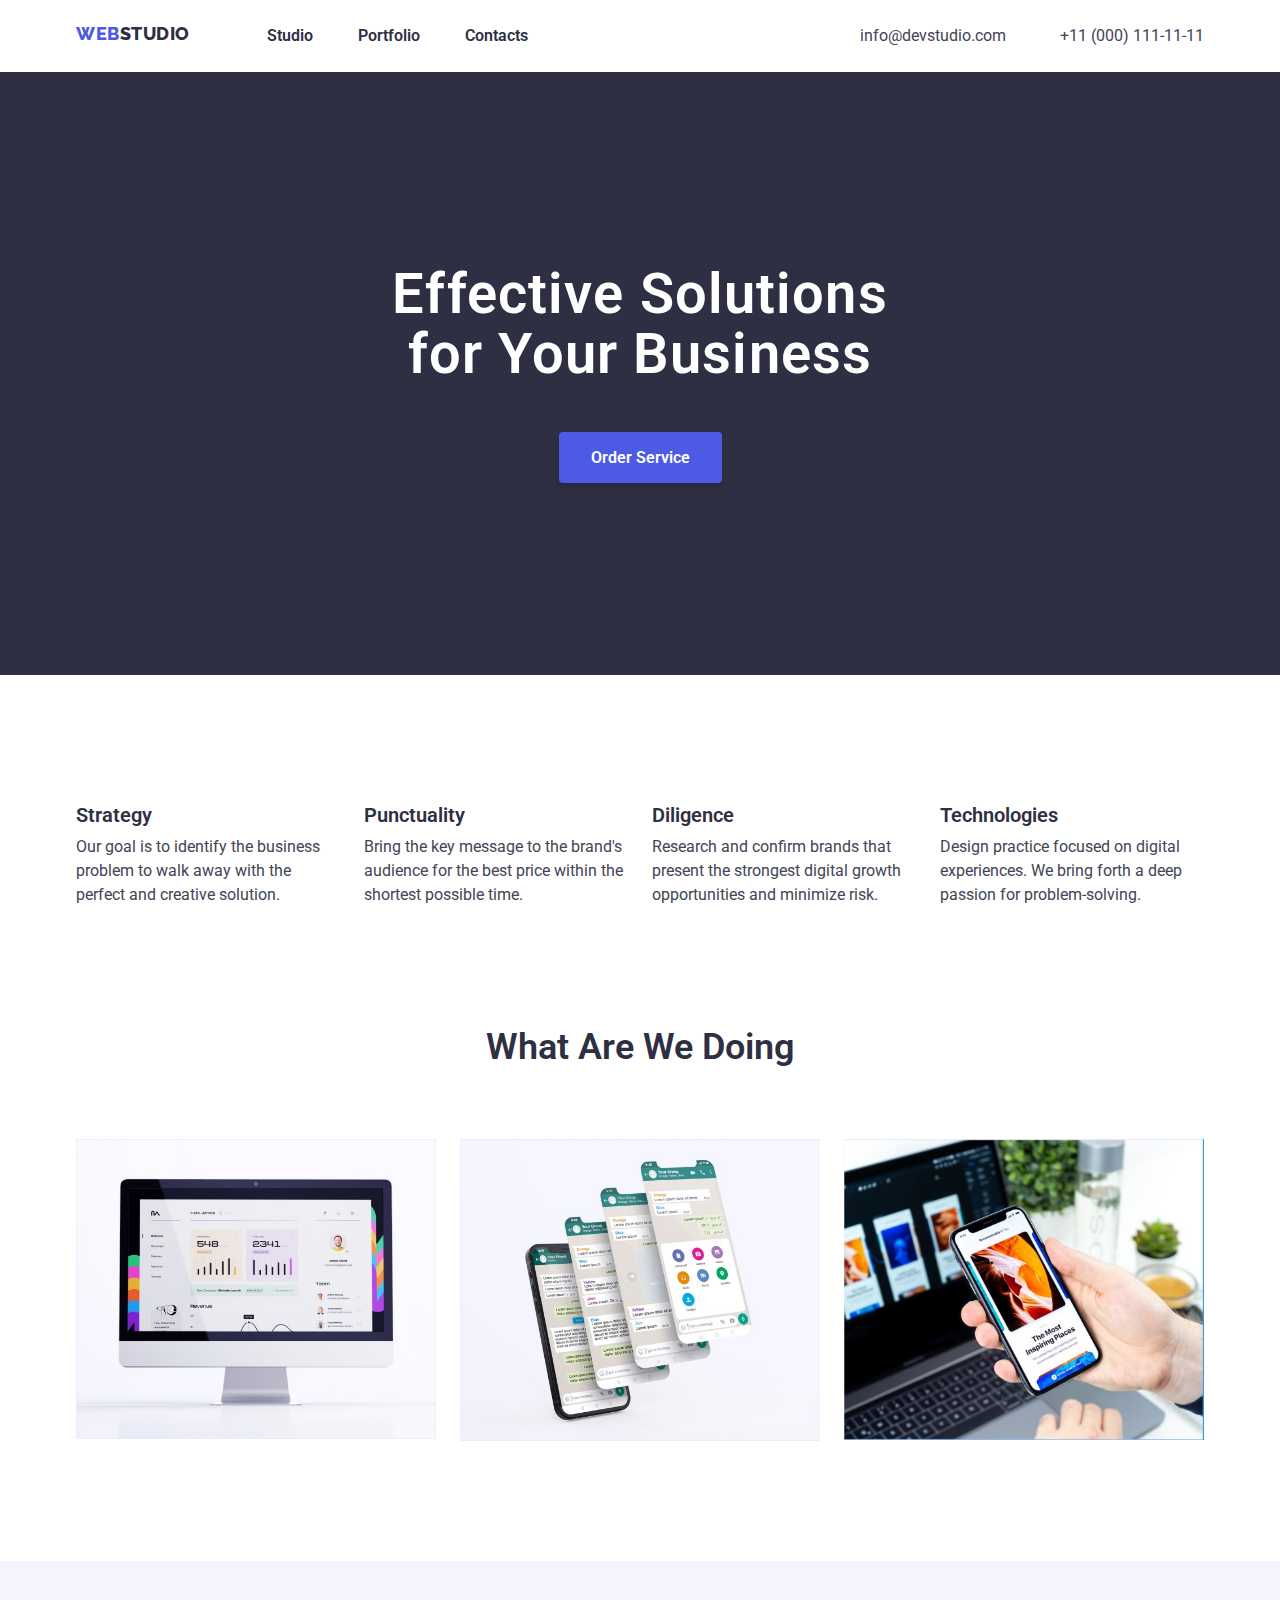
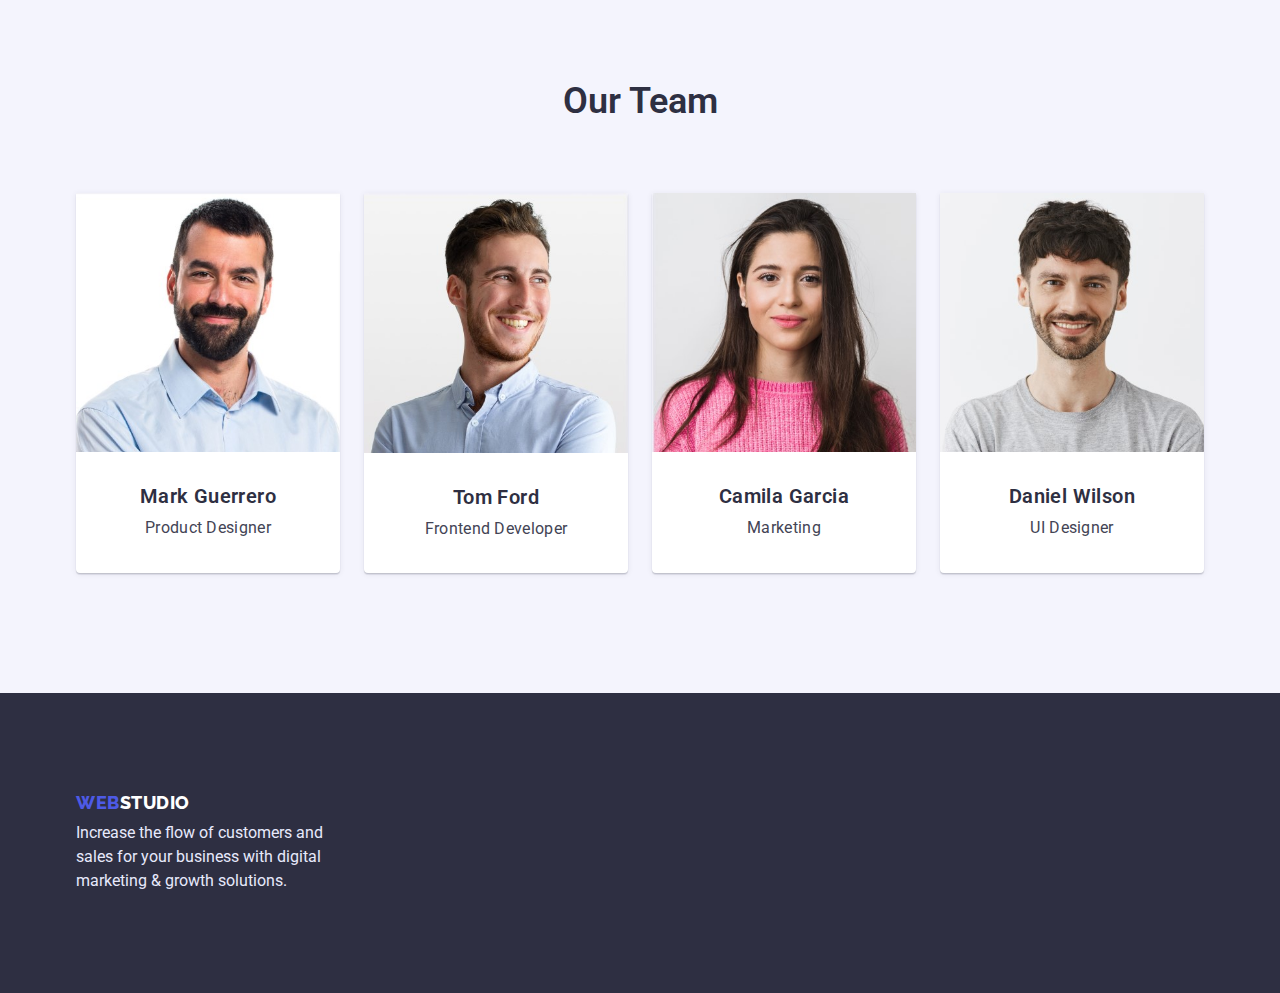
<file: index.html>
<!DOCTYPE html>
<html lang="en">
  <head>
    <meta charset="UTF-8" />
    <meta http-equiv="X-UA-Compatible" content="IE=edge" />
    <meta name="viewport" content="width=device-width, initial-scale=1.0" />
    <link rel="preconnect" href="https://fonts.googleapis.com" />
    <link rel="preconnect" href="https://fonts.gstatic.com" crossorigin />
    <link
      href="https://fonts.googleapis.com/css2?family=Raleway:wght@700&family=Roboto:wght@400;500;700;900&display=swap"
      rel="stylesheet"
    />
    <style>
      @import url("https://fonts.googleapis.com/css2?family=Raleway:wght@700&family=Roboto:wght@400;500;700;900&display=swap");
    </style>
    <link rel="stylesheet" href="modern-normalize.css" />
    <link rel="stylesheet" href="styles.css" />
    <title>Document</title>
  </head>
  <body>
    <header class="header1">
      <section>
        <div class="conteiner aling_itms">
          <nav class="aling_itms">
            <a class="logo link" href="index.html"
              >web<span class="logo2">studio</span>
            </a>
            <ul class="list link_list">
              <li><a class="pages link page1" href="">Studio</a></li>
              <li>
                <a class="pages link page2" href="portfolio.html">Portfolio</a>
              </li>
              <li><a class="pages link page3" href="">Contacts</a></li>
            </ul>
          </nav>
          <ul class="list textto_list">
            <li>
              <a class="main_info link email" href="mailto:info@devstudio.com"
                >info@devstudio.com</a
              >
            </li>
            <li>
              <a class="main_info link tel" href="tel:110001111111"
                >+11 (000) 111-11-11</a
              >
            </li>
          </ul>
        </div>
      </section>
    </header>

    <main>
      <section class="title1">
        <div class="conteiner">
          <h1 class="title">Effective Solutions for Your Business</h1>
          <button class="button_os" type="button">Order Service</button>
        </div>
      </section>

      <section class="section1">
        <div class="conteiner">
          <ul class="list list1">
            <li class="strat boxing_list1">
              <h3 class="titles_p">Strategy</h3>
              <p class="parag">
                Our goal is to identify the business problem to walk away with
                the perfect and creative solution.
              </p>
            </li>
            <li class="punct boxing_list1">
              <h3 class="titles_p">Punctuality</h3>
              <p class="parag">
                Bring the key message to the brand's audience for the best price
                within the shortest possible time.
              </p>
            </li>
            <li class="dilig boxing_list1">
              <h3 class="titles_p">Diligence</h3>
              <p class="parag">
                Research and confirm brands that present the strongest digital
                growth opportunities and minimize risk.
              </p>
            </li>
            <li class="tech boxing_list1">
              <h3 class="titles_p">Technologies</h3>
              <p class="parag">
                Design practice focused on digital experiences. We bring forth a
                deep passion for problem-solving.
              </p>
            </li>
          </ul>
        </div>
      </section>

      <section class="sec2">
        <div class="conteiner">
          <h2 class="title2 tit_sec2">What Are We Doing</h2>
          <ul class="list img_list">
            <li class="img1">
              <img
                width="360"
                src="img/computer.jpg"
                alt="computer_with_site"
              />
            </li>
            <li class="img2">
              <img
                width="360"
                src="img/phone_app.jpg"
                alt="mobile_phone_with_app"
              />
            </li>
            <li class="img3">
              <img width="360" src="img/mobile_app.jpg" alt="mobile_app" />
            </li>
          </ul>
        </div>
      </section>

      <section class="team_section">
        <div class="conteiner">
          <h2 class="title2 tit_sec3">Our Team</h2>
          <ul class="list team_list">
            <li class="mark team_box">
              <img width="264" src="img/mark.jpg" alt="mark" />
              <div class="pic_box">
                <h3 class="team_memb text_in_box">Mark Guerrero</h3>
                <p class="memb_work text_in_box">Product Designer</p>
              </div>
            </li>
            <li class="tom team_box">
              <img width="264" src="img/tom.jpg" alt="tom" />
              <div class="pic_box">
                <h3 class="team_memb text_in_box">Tom Ford</h3>
                <p class="memb_work text_in_box">Frontend Developer</p>
              </div>
            </li>
            <li class="camila team_box">
              <img width="264" src="img/camila.jpg" alt="camila" />
              <div class="pic_box">
                <h3 class="team_memb text_in_box">Camila Garcia</h3>
                <p class="memb_work text_in_box">Marketing</p>
              </div>
            </li>
            <li class="daniel team_box">
              <img width="264" src="img/daniel.jpg" alt="daniel" />
              <div class="pic_box">
                <h3 class="team_memb text_in_box">Daniel Wilson</h3>
                <p class="memb_work text_in_box">UI Designer</p>
              </div>
            </li>
          </ul>
        </div>
      </section>
    </main>

    <footer class="footer">
      <section>
        <div class="conteiner">
          <a class="footer_logo link" href="index.html"
            >web<span style="color: #ffffff">studio</span>
          </a>
          <p class="footer_par link">
            Increase the flow of customers and sales for your business with
            digital marketing & growth solutions.
          </p>
        </div>
      </section>
    </footer>
  </body>
</html>
</file>
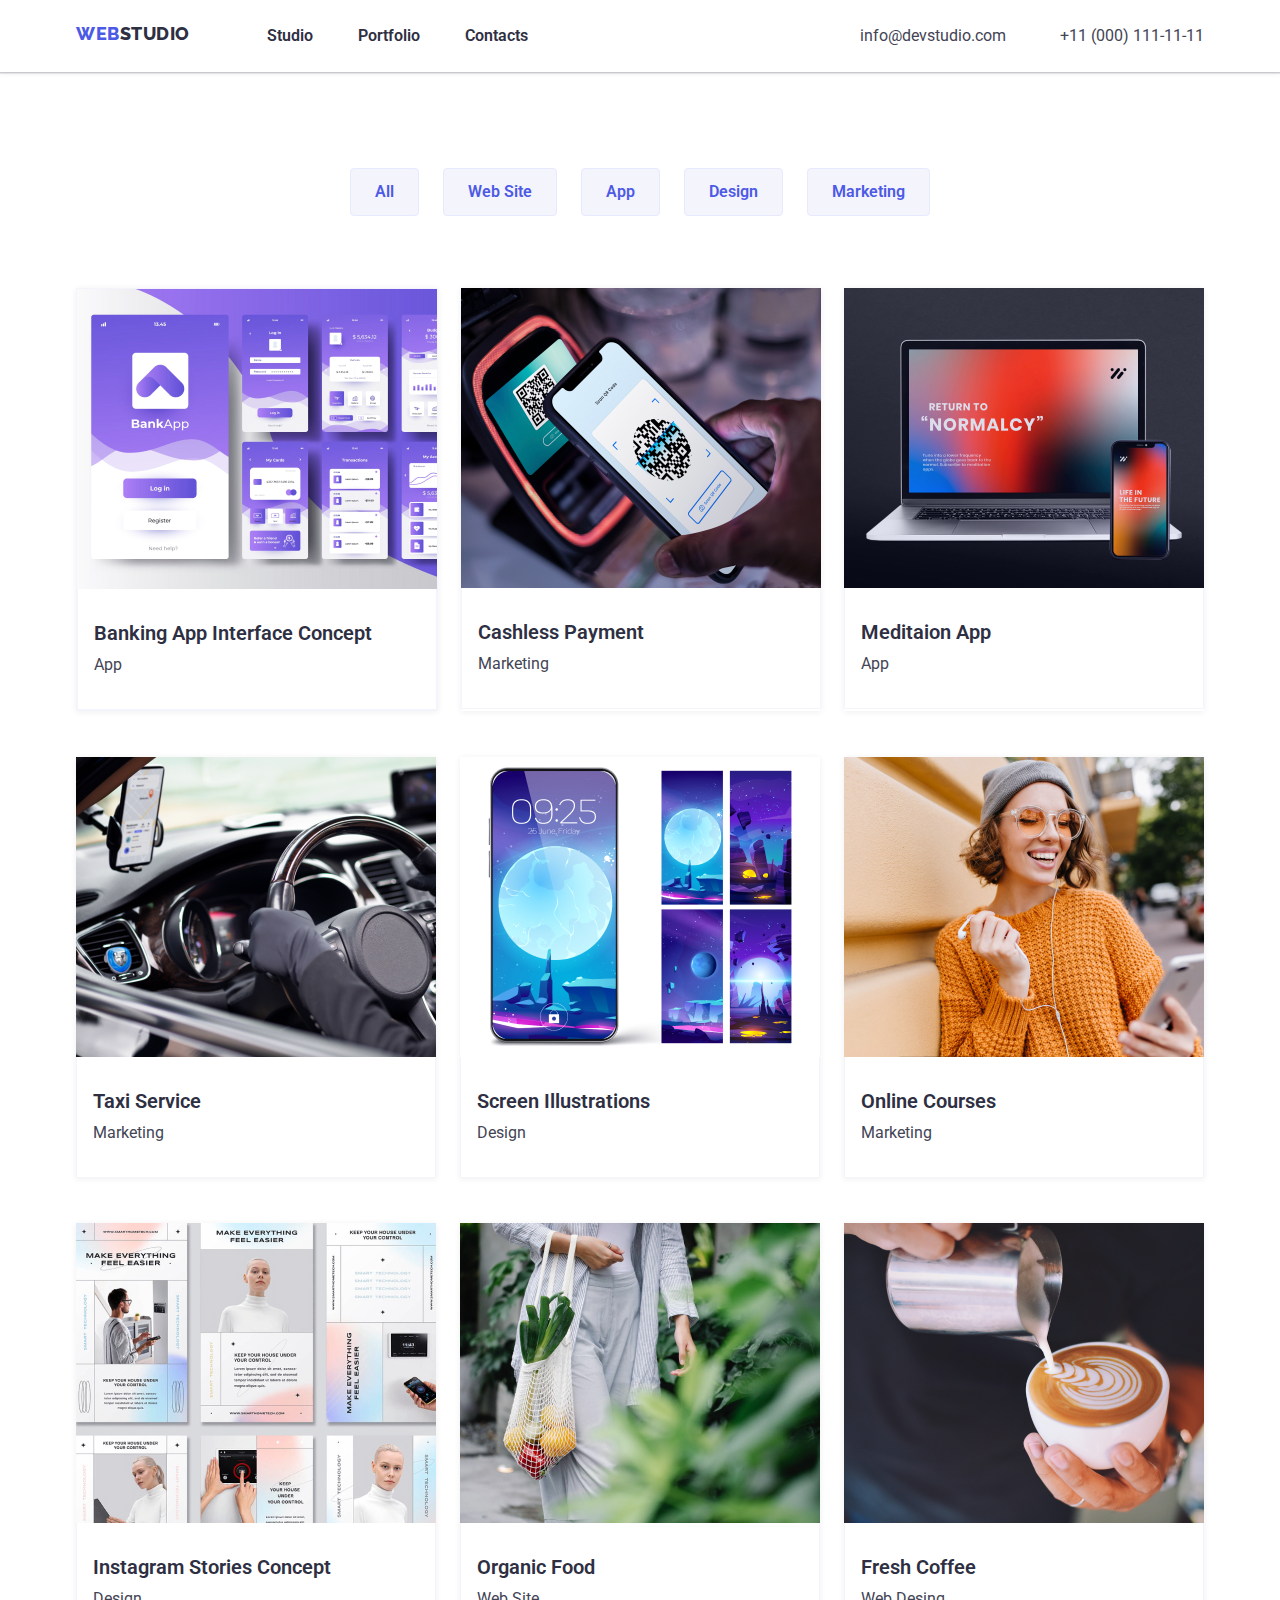
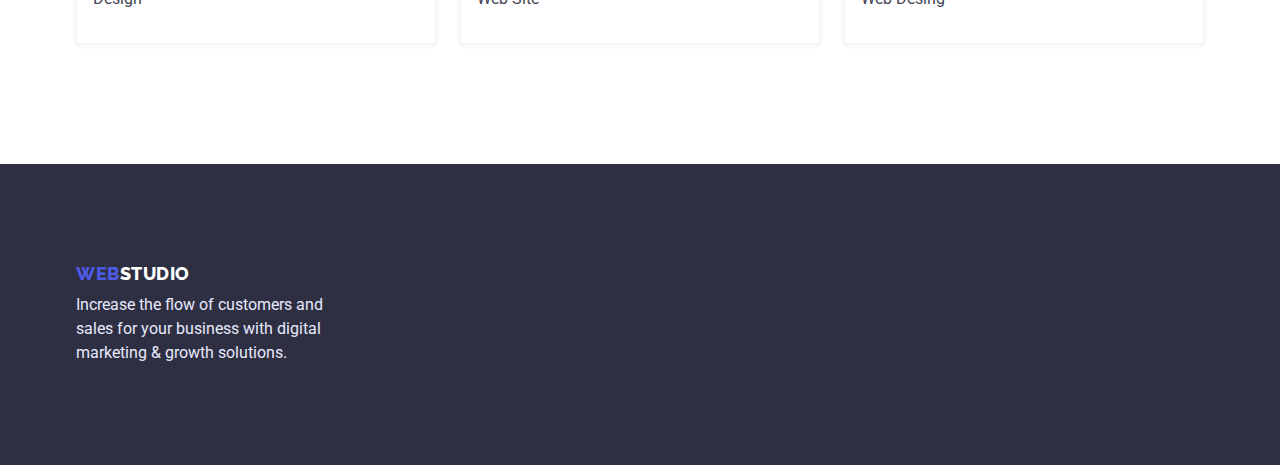
<file: portfolio.html>
<!DOCTYPE html>
<html lang="en">
  <head>
    <meta charset="UTF-8" />
    <meta http-equiv="X-UA-Compatible" content="IE=edge" />
    <meta name="viewport" content="width=device-width, initial-scale=1.0" />
    <link rel="preconnect" href="https://fonts.googleapis.com" />
    <link rel="preconnect" href="https://fonts.gstatic.com" crossorigin />
    <link
      href="https://fonts.googleapis.com/css2?family=Raleway:wght@700&family=Roboto:wght@400;500;700;900&display=swap"
      rel="stylesheet"
    />
    <style>
      @import url("https://fonts.googleapis.com/css2?family=Raleway:wght@700&family=Roboto:wght@400;500;700;900&display=swap");
    </style>
    <link rel="stylesheet" href="modern-normalize.css" />
    <link rel="stylesheet" href="styles.css" />
    <title>Document</title>
  </head>
  <body>
    <header class="header1 ">
      <section>
        <div class="conteiner aling_itms">
          <nav class="aling_itms">
            <a class="logo link" href="index.html"
              >web<span class="logo2">studio</span>
            </a>
            <ul class="list link_list">
              <li><a class="pages link page1" href="">Studio</a></li>
              <li>
                <a class="pages link page2" href="portfolio.html">Portfolio</a>
              </li>
              <li><a class="pages link page3" href="">Contacts</a></li>
            </ul>
          </nav>
          <ul class="list textto_list">
            <li>
              <a class="main_info link email" href="mailto:info@devstudio.com"
                >info@devstudio.com</a
              >
            </li>
            <li>
              <a class="main_info link tel" href="tel:110001111111"
                >+11 (000) 111-11-11</a
              >
            </li>
          </ul>
        </div>
      </section>
    </header>

    <main>
      <section class="port_sec1">
        <div class="conteiner">
          <ul class="list but_list">
            <li class="but">
              <button class="port_button" type="button">All</button>
            </li>
            <li class="but">
              <button class="port_button" type="button">Web Site</button>
            </li>
            <li class="but">
              <button class="port_button" type="button">App</button>
            </li>
            <li class="but">
              <button class="port_button" type="button">Design</button>
            </li>
            <li>
              <button class="port_button" type="button">Marketing</button>
            </li>
          </ul>
          <ul class="list port_list">
            <li class="box1 box-shad box_sizing">
              <img width="360" height="300" src="img/imgbaic.jpg" alt="baic" />
              <div class="box_shad_pad">
                <h3 class="text-tit-box">Banking App Interface Concept</h3>
                <p class="text-lower-box">App</p>
              </div>
            </li>

            <li class="box2 box-shad box_sizing">
              <img width="360" height="300" src="img/imgcp.jpg" alt="Payment" />
              <div class="box_shad_pad">
                <h3 class="text-tit-box">Cashless Payment</h3>
                <p class="text-lower-box">Marketing</p>
              </div>
            </li>

            <li class="box3 box-shad box_sizing">
              <img
                width="360"
                height="300"
                src="img/imgapp.jpg"
                alt="med.app"
              />
              <div class="box_shad_pad">
                <h3 class="text-tit-box">Meditaion App</h3>
                <p class="text-lower-box">App</p>
              </div>
            </li>
            <li class="box4 box-shad box_sizing">
              <img width="360" height="300" src="img/taxi.jpg" alt="taxi" />
              <div class="box_shad_pad">
                <h3 class="text-tit-box">Taxi Service</h3>
                <p class="text-lower-box">Marketing</p>
              </div>
            </li>
            <li class="box5 box-shad box_sizing">
              <img
                width="360"
                height="300"
                src="img/imgscreen.jpg"
                alt="screen"
              />
              <div class="box_shad_pad">
                <h3 class="text-tit-box">Screen Illustrations</h3>
                <p class="text-lower-box">Design</p>
              </div>
            </li>
            <li class="box6 box-shad box_sizing">
              <img
                width="360"
                height="300"
                src="img/imgonlinecourses.jpg"
                alt="onl.cours"
              />
              <div class="box_shad_pad">
                <h3 class="text-tit-box">Online Courses</h3>
                <p class="text-lower-box">Marketing</p>
              </div>
            </li>
            <li class="box7 box-shad box_sizing">
              <img
                width="360"
                height="300"
                src="img/imgisc.jpg"
                alt="instagram"
              />
              <div class="box_shad_pad">
                <h3 class="text-tit-box">Instagram Stories Concept</h3>
                <p class="text-lower-box">Design</p>
              </div>
            </li>
            <li class="box8 box-shad box_sizing">
              <img
                width="360"
                height="300"
                src="img/imgorgfood.jpg"
                alt="orgfoor"
              />
              <div class="box_shad_pad">
                <h3 class="text-tit-box">Organic Food</h3>
                <p class="text-lower-box">Web Site</p>
              </div>
            </li>

            <li class="box9 box-shad box_sizing">
              <img
                width="360"
                height="300"
                src="img/imgcoffe.jpg"
                alt="Coffee"
              />
              <div class="box_shad_pad">
                <h3 class="text-tit-box">Fresh Coffee</h3>
                <p class="text-lower-box">Web Desing</p>
              </div>
            </li>
          </ul>
        </div>
      </section>
    </main>

    <footer class="footer">
      <section>
        <div class="conteiner">
          <a class="footer_logo link" href="index.html"
            >web<span style="color: #ffffff">studio</span>
          </a>
          <p class="footer_par link">
            Increase the flow of customers and sales for your business with
            digital marketing & growth solutions.
          </p>
        </div>
      </section>
    </footer>
  </body>
</html>
</file>
<file: styles.css>
h1, h2, h3, h4, h5, h6, p{
    margin: 0;
}
ul{
    margin: 0;
    padding: 0;
}
img{
    display: block;
}

body{
    font-family: 'Roboto';
font-style: normal;
font-weight: 600;
font-size: 16px;
} 

.header1{
    background: #FFFFFF;
box-shadow: 0px 2px 1px rgba(46, 47, 66, 0.08), 0px 1px 1px rgba(46, 47, 66, 0.16), 0px 1px 6px rgba(46, 47, 66, 0.08);
border: 0px;
padding-bottom: 24px;
    padding-top: 24px;


}
.conteiner{
    width: 1158px;
    padding-left: 15px;
    padding-right: 15px;
    margin: 0 auto;
}

.logo{
    font-family: 'Raleway';
    font-style: normal;
    font-weight: 800;
    font-size: 18px;
    align-items: center;
    letter-spacing: 0.03em;
    text-transform: uppercase;
    color: #4D5AE5;
}
.logo2{
    color: #2E2F42;
}
.pages{
font-family: 'Roboto';
font-style: normal;
font-weight: 600;
font-size: 16px;
line-height: 24px;
color: #2E2F42;

}
.aling_itms{
    display: flex;
}
.link_list{
    display: flex;
    width: 261px;
justify-content: space-between;
margin-left: 77px;
}
.textto_list{
    margin-left: auto;
    display: flex;
width: 344px;    justify-content: space-between;
}
.pages:hover,
.pages:focus {
color: #4D5AE5;
}
.main_info{
    font-family: 'Roboto';
font-style: normal;
font-weight: 400;
font-size: 16px;
line-height: 24px;
color: #434455;
}
.main_info:hover,
.main_info:focus{
color: #4D5AE5;
}
.title{
align-self: center;
margin-bottom: 48px;
margin-right: auto;
margin-left: auto;
width: 500px;
font-family: 'Roboto';
font-style: normal;
font-weight: 600;
font-size: 56px;
line-height: 60px;
color: #FFFFFF;
text-align: center;
letter-spacing: 0.02em;
}
.button_os{
    display: block;
    margin: 0 auto;
    padding-left: 32px;
    padding-right: 32px;
    padding-top: 16px;
    padding-bottom: 16px;
    font-style: normal;
    font-weight: 600;
    font-size: 16px;
    line-height: 19px;
    color: #FFFFFF;
    background: #4D5AE5;
    cursor: pointer;
    border-radius: 4px;
    border: #4D5AE5;
    box-shadow: 0px 4px 4px rgba(0, 0, 0, 0.15);
}
.button_os:hover{
    background: #404BBF;
    border: #404BBF;
    box-shadow: 0px 4px 4px rgba(0, 0, 0, 0.15);
   
}
.section1{
padding-top: 128px;
}
.list1{
    display: flex;
    width: 1128px;
height: 104px;
justify-content: space-between;
}
.boxing_list1{
    width: 264px;
height: 104px;
}

.text_in_box{
    text-align: center;
letter-spacing: 0.02em;
}
.team_box{
    background-color: #FFFFFF;
    box-shadow: 0px 1px 6px rgba(46, 47, 66, 0.08), 0px 1px 1px rgba(46, 47, 66, 0.16), 0px 2px 1px rgba(46, 47, 66, 0.08);
    border-radius: 0px 0px 4px 4px;
    width: 264px;
}
.img_list{
    display: flex;
    justify-content: space-between;
}
.title1{
    padding-top: 192px;
    padding-bottom: 192px;
    background-color: #2E2F42;
}
.titles_p{
    font-family: 'Roboto';
font-style: normal;
font-weight: 600;
font-size: 20px;
line-height: 24px;
color: #2E2F42;
}
.parag{
    margin-top: 8px;
    font-family: 'Roboto';
font-style: normal;
font-weight: 400;
font-size: 16px;
line-height: 24px;
color: #434455;
}
.sec2{
    padding-top: 120px;
    padding-bottom: 120px;

}
.tit_sec2{
    margin-bottom: 72px;
    text-align: center;
}
.tit_sec3{
margin-bottom:72px;
text-align: center;
}

.title2{
    font-family: 'Roboto';
font-style: normal;
font-weight: 600;
font-size: 36px;
line-height: 40px;
color: #2E2F42;

}
.pic_box{
    margin-top: 32px;
    margin-bottom: 32px;
}
.team_memb{
    margin-bottom: 8px;
    font-family: 'Roboto';
font-style: normal;
font-weight: 600;
font-size: 20px;
line-height: 24px;
color: #2E2F42;
}
.memb_work{
    font-family: 'Roboto';
font-style: normal;
font-weight: 400;
font-size: 16px;
line-height: 24px;
color: #434455;
}
.team_list{
    display: flex;
    justify-content: space-between;
    margin: auto;
}
.team_section{
   background-color: #F4F4FD;
   padding-top: 120px;
       padding-bottom: 120px;

}
.footer{
    background-color: #2E2F42;
    padding-top: 100px;
    padding-bottom: 100px;

}
.footer_par{
    width: 264px;
    font-family: 'Roboto';
font-style: normal;
font-weight: 400;
font-size: 16px;
line-height: 24px;
color: #E7E9FC;
}
.list{
    list-style: none;
}
.link{
    text-decoration: none;
}
.footer_logo{
    margin-bottom: 8px;
    font-family: 'Raleway';
    font-style: normal;
    font-weight: 800;
    font-size: 18px;
    display: flex;
    align-items: center;
    letter-spacing: 0.03em;
    text-transform: uppercase;
    color: #4D5AE5;
}
.port_button{
    padding-top: 12px;
    padding-bottom: 12px;
    padding-left: 24px;
    padding-right: 24px;
    font-family: 'Roboto';
font-style: normal;
font-weight: 600;
font-size: 16px;
height: 48px;
color: #4D5AE5;
background: #F4F4FD;
border: 1px solid #E7E9FC;
border-radius: 4px;
}
.port_button:hover,
.port_button:focus{
    color: #FFFFFF;
    background: #4D5AE5;
box-shadow: 0px 3px 1px rgba(0, 0, 0, 0.1), 0px 2px 1px rgba(0, 0, 0, 0.08), 0px 2px 2px rgba(0, 0, 0, 0.12);
border-radius: 4px;
}
.but_list{
    display: flex;
    justify-content: center;
    margin-bottom: 72px;
}
.but{
    margin-right: 24px;
}


.port_list{
    font-family: 'Roboto';
font-style: normal;
line-height: 24px;
display: flex;
justify-content: space-between;
width: 1128px;
height: 1356px;
flex-wrap: wrap;
align-content: space-between}
.port_sec1{
    padding-bottom: 120px;
    padding-top: 96px;
}

.port-list1{
    margin-bottom: 48px;
}
.port-list2{
    margin-bottom: 48px;
}
.port-list3{
    margin-bottom: 48px;
}
.box1{
background: #FFFFFF;
border: 0.5px solid #F4F4FD;
box-shadow: 0px 1px 6px rgba(46, 47, 66, 0.08);
}
.box-shad{
box-shadow: 0px 1px 6px rgba(46, 47, 66, 0.08);
}
.box-shad:hover{
box-shadow: 0px 1px 6px rgba(46, 47, 66, 0.08), 0px 1px 1px rgba(46, 47, 66, 0.16), 0px 2px 1px rgba(46, 47, 66, 0.08);
cursor: pointer;
}
.text-tit-box{
    font-weight: 600;
    margin-bottom: 8px;
font-size: 20px;
color: #2E2F42;
}
.text-lower-box{
    font-weight: 400;
font-size: 16px;
color: #434455;
}
.box_shad_pad{
    border: 0.5px solid #F4F4FD;
    border-top: none;
    padding-left: 16px;
    padding-top: 32px;
    padding-bottom: 32px;
}
</file>
